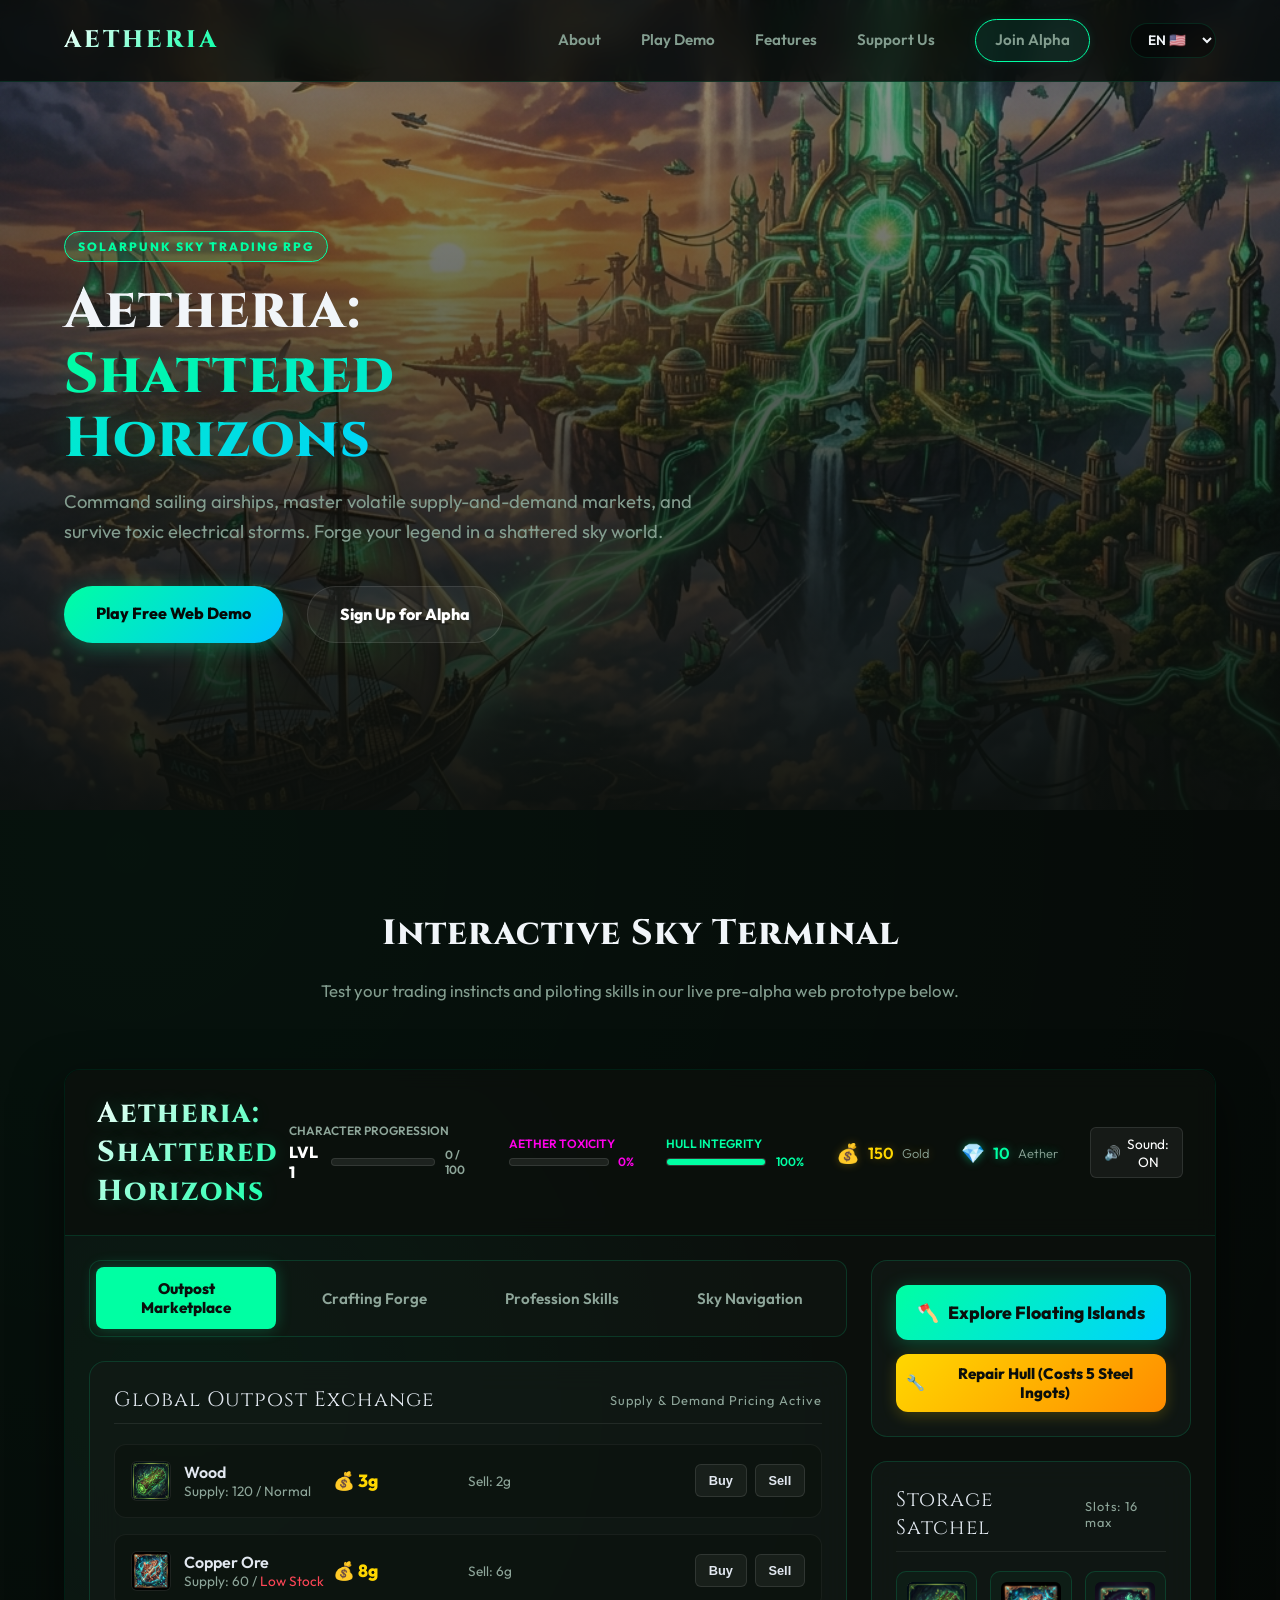
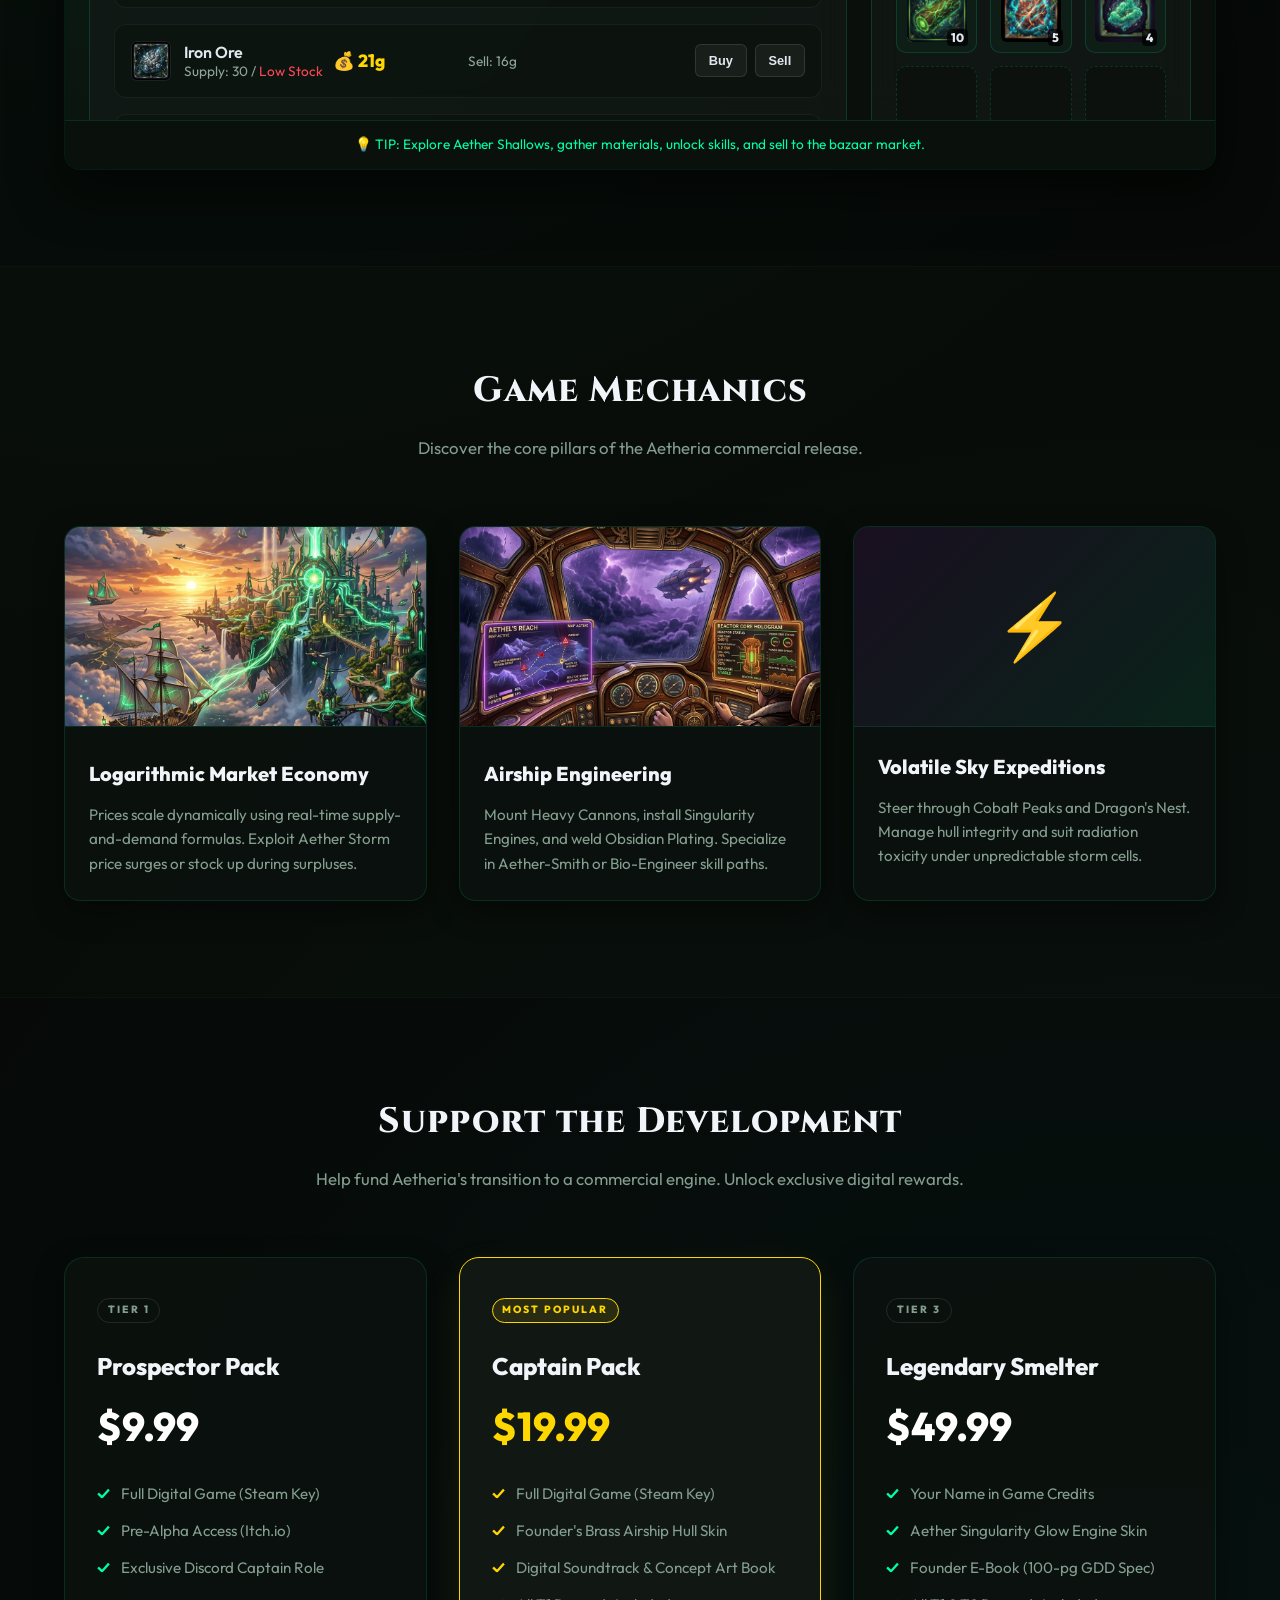
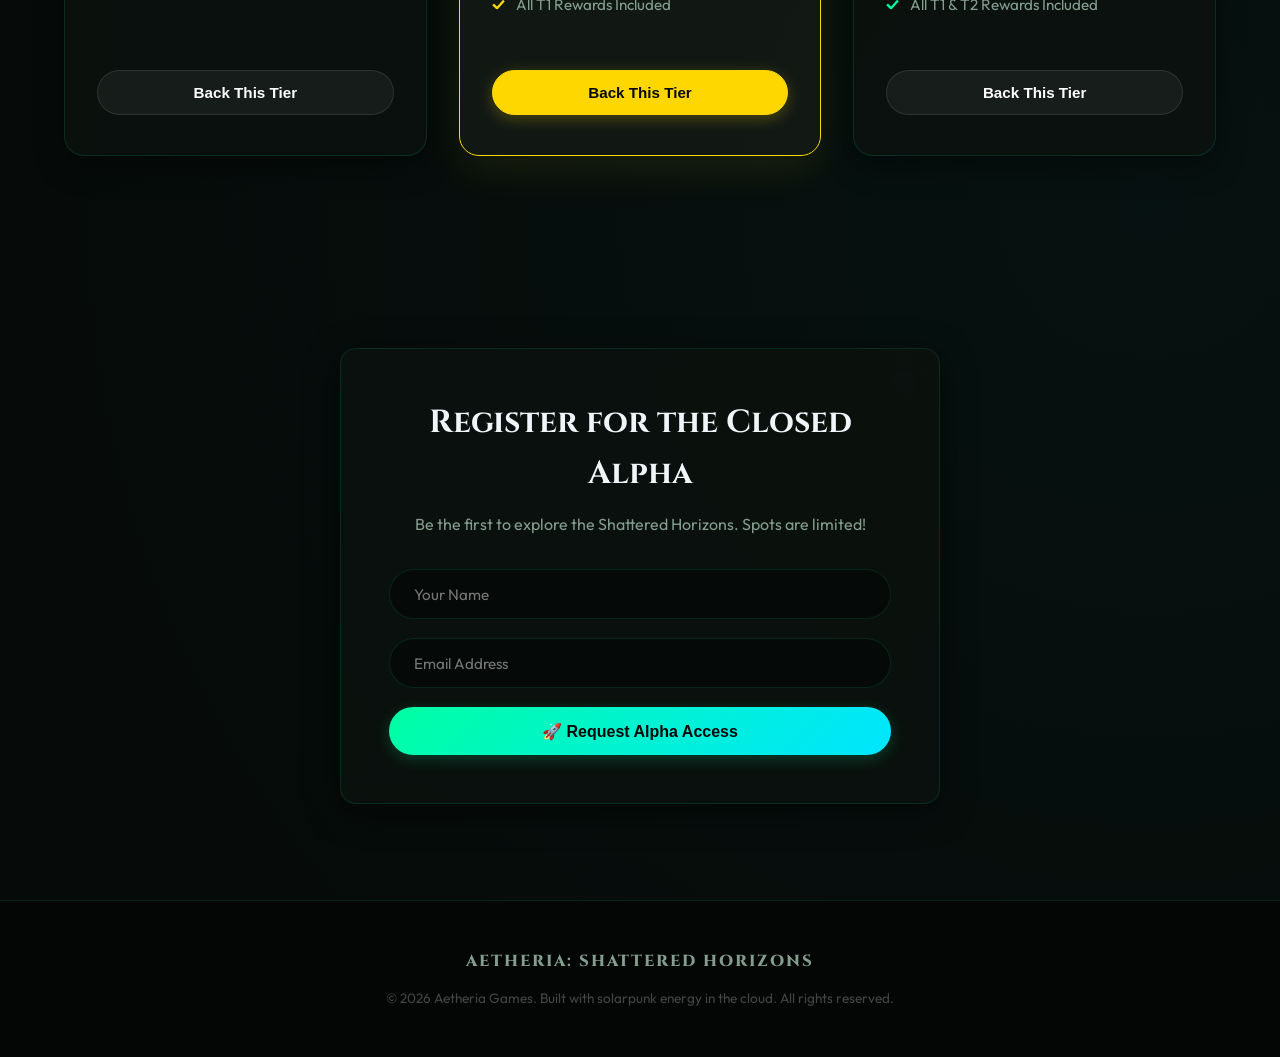
<file: index.html>
<!DOCTYPE html>
<html lang="en">
<head>
  <meta charset="UTF-8">
  <meta name="viewport" content="width=device-width, initial-scale=1.0">
  <title>Aetheria: Shattered Horizons | Solarpunk Sky Trading RPG</title>
  <meta name="description" content="Embark on sailing airships, trade in supply-and-demand markets, survive storm tempests, and specialize your skills in Aetheria. Play the free web demo now.">
  <link rel="stylesheet" href="styles.css">
  <link rel="shortcut icon" href="images/concept_art_v3.png" type="image/x-icon">
</head>
<body>

  <!-- Navigation Bar -->
  <nav class="navbar">
    <div class="nav-brand">AETHERIA</div>
    <div class="nav-links">
      <a href="#about" data-i18n="nav-about">About</a>
      <a href="#demo" data-i18n="nav-demo">Play Demo</a>
      <a href="#features" data-i18n="nav-features">Features</a>
      <a href="#preorder" data-i18n="nav-preorder">Support Us</a>
      <a href="#signup" class="btn-nav" data-i18n="nav-signup">Join Alpha</a>
      <!-- Language Dropdown -->
      <select id="language-select" class="lang-dropdown">
        <option value="en">EN 🇺🇸</option>
        <option value="pt">PT 🇧🇷</option>
      </select>
    </div>
  </nav>

  <!-- Hero Section -->
  <header class="hero-section" style="background-image: linear-gradient(180deg, rgba(11, 15, 12, 0.4) 0%, rgba(11, 15, 12, 0.95) 100%), url('images/key_art.png');">
    <div class="hero-content">
      <div class="badge" data-i18n="hero-badge">SOLARPUNK SKY TRADING RPG</div>
      <h1 data-i18n="hero-title">Aetheria:<br><span class="highlight">Shattered Horizons</span></h1>
      <p class="hero-desc" data-i18n="hero-desc">
        Command sailing airships, master volatile supply-and-demand markets, and survive toxic electrical storms. Forge your legend in a shattered sky world.
      </p>
      <div class="hero-ctas">
        <a href="#demo" class="btn-primary" data-i18n="btn-play-demo">Play Free Web Demo</a>
        <a href="#signup" class="btn-secondary" data-i18n="btn-join-alpha">Sign Up for Alpha</a>
      </div>
    </div>
  </header>

  <!-- Interactive Demo Embed Section -->
  <section id="demo" class="section-container">
    <div class="section-header">
      <h2 data-i18n="demo-title">Interactive Sky Terminal</h2>
      <p data-i18n="demo-desc">Test your trading instincts and piloting skills in our live pre-alpha web prototype below.</p>
    </div>
    
    <div class="demo-frame-container">
      <iframe src="aetheria-prototype/index.html" class="demo-iframe" id="demo-frame" title="Aetheria Prototype Game Demo"></iframe>
      <div class="demo-overlay-tip">
        <span data-i18n="demo-tip">💡 TIP: Explore Aether Shallows, gather materials, unlock skills, and sell to the bazaar market.</span>
      </div>
    </div>
  </section>

  <!-- Features Grid -->
  <section id="features" class="section-container alt-bg">
    <div class="section-header">
      <h2 data-i18n="features-title">Game Mechanics</h2>
      <p data-i18n="features-desc">Discover the core pillars of the Aetheria commercial release.</p>
    </div>

    <div class="features-grid">
      <div class="feature-card">
        <img src="images/concept_art_v3.png" alt="Dynamic Trading Board" class="feature-img">
        <div class="feature-body">
          <h3 data-i18n="feat1-title">Logarithmic Market Economy</h3>
          <p data-i18n="feat1-desc">Prices scale dynamically using real-time supply-and-demand formulas. Exploit Aether Storm price surges or stock up during surpluses.</p>
        </div>
      </div>
      
      <div class="feature-card">
        <img src="images/airship_gameplay.png" alt="Airship Module Upgrades" class="feature-img">
        <div class="feature-body">
          <h3 data-i18n="feat2-title">Airship Engineering</h3>
          <p data-i18n="feat2-desc">Mount Heavy Cannons, install Singularity Engines, and weld Obsidian Plating. Specialize in Aether-Smith or Bio-Engineer skill paths.</p>
        </div>
      </div>

      <div class="feature-card">
        <div class="feature-mockup-visual">
          <span style="font-size: 4rem;">⚡</span>
        </div>
        <div class="feature-body">
          <h3 data-i18n="feat3-title">Volatile Sky Expeditions</h3>
          <p data-i18n="feat3-desc">Steer through Cobalt Peaks and Dragon's Nest. Manage hull integrity and suit radiation toxicity under unpredictable storm cells.</p>
        </div>
      </div>
    </div>
  </section>

  <!-- Pre-Order & Support Tiers -->
  <section id="preorder" class="section-container">
    <div class="section-header">
      <h2 data-i18n="support-title">Support the Development</h2>
      <p data-i18n="support-desc">Help fund Aetheria's transition to a commercial engine. Unlock exclusive digital rewards.</p>
    </div>

    <div class="tiers-container">
      <div class="tier-card">
        <div class="tier-badge" data-i18n="tier1-badge">TIER 1</div>
        <h3 data-i18n="tier1-title">Prospector Pack</h3>
        <div class="tier-price">$9.99</div>
        <ul class="tier-features">
          <li data-i18n="t1-f1">Full Digital Game (Steam Key)</li>
          <li data-i18n="t1-f2">Pre-Alpha Access (Itch.io)</li>
          <li data-i18n="t1-f3">Exclusive Discord Captain Role</li>
        </ul>
        <button class="btn-tier" onclick="playClickSound()" data-i18n="btn-back-tier">Back This Tier</button>
      </div>

      <div class="tier-card featured">
        <div class="tier-badge featured" data-i18n="tier2-badge">MOST POPULAR</div>
        <h3 data-i18n="tier2-title">Captain Pack</h3>
        <div class="tier-price">$19.99</div>
        <ul class="tier-features font-bold">
          <li data-i18n="t2-f1">Full Digital Game (Steam Key)</li>
          <li data-i18n="t2-f2">Founder's Brass Airship Hull Skin</li>
          <li data-i18n="t2-f3">Digital Soundtrack & Concept Art Book</li>
          <li data-i18n="t2-f4">All T1 Rewards Included</li>
        </ul>
        <button class="btn-tier featured" onclick="playClickSound()" data-i18n="btn-back-tier">Back This Tier</button>
      </div>

      <div class="tier-card">
        <div class="tier-badge" data-i18n="tier3-badge">TIER 3</div>
        <h3 data-i18n="tier3-title">Legendary Smelter</h3>
        <div class="tier-price">$49.99</div>
        <ul class="tier-features">
          <li data-i18n="t3-f1">Your Name in Game Credits</li>
          <li data-i18n="t3-f2">Aether Singularity Glow Engine Skin</li>
          <li data-i18n="t3-f3">Founder E-Book (100-pg GDD Spec)</li>
          <li data-i18n="t3-f4">All T1 & T2 Rewards Included</li>
        </ul>
        <button class="btn-tier" onclick="playClickSound()" data-i18n="btn-back-tier">Back This Tier</button>
      </div>
    </div>
  </section>

  <!-- Alpha Registration Section -->
  <section id="signup" class="section-container signup-section">
    <div class="signup-panel glass-panel">
      <h2 data-i18n="signup-title">Register for the Closed Alpha</h2>
      <p data-i18n="signup-desc">Be the first to explore the Shattered Horizons. Spots are limited!</p>
      
      <form id="alpha-form" class="signup-form">
        <div class="form-group">
          <input type="text" id="username" placeholder="Your Name" required class="form-input">
        </div>
        <div class="form-group">
          <input type="email" id="email" placeholder="Email Address" required class="form-input">
        </div>
        <button type="submit" class="btn-submit">
          <span data-i18n="btn-submit-text">🚀 Request Alpha Access</span>
        </button>
      </form>
      
      <div id="signup-success" class="signup-success-message">
        <h3 data-i18n="success-title">🎉 Registration Successful!</h3>
        <p data-i18n="success-desc">Welcome aboard, Captain. We will email your steam code once the server keys are compiled.</p>
      </div>
    </div>
  </section>

  <!-- Footer -->
  <footer>
    <div class="footer-content">
      <div class="footer-brand">AETHERIA: SHATTERED HORIZONS</div>
      <p>© 2026 Aetheria Games. Built with solarpunk energy in the cloud. All rights reserved.</p>
    </div>
  </footer>

  <script src="app.js"></script>
</body>
</html>
</file>
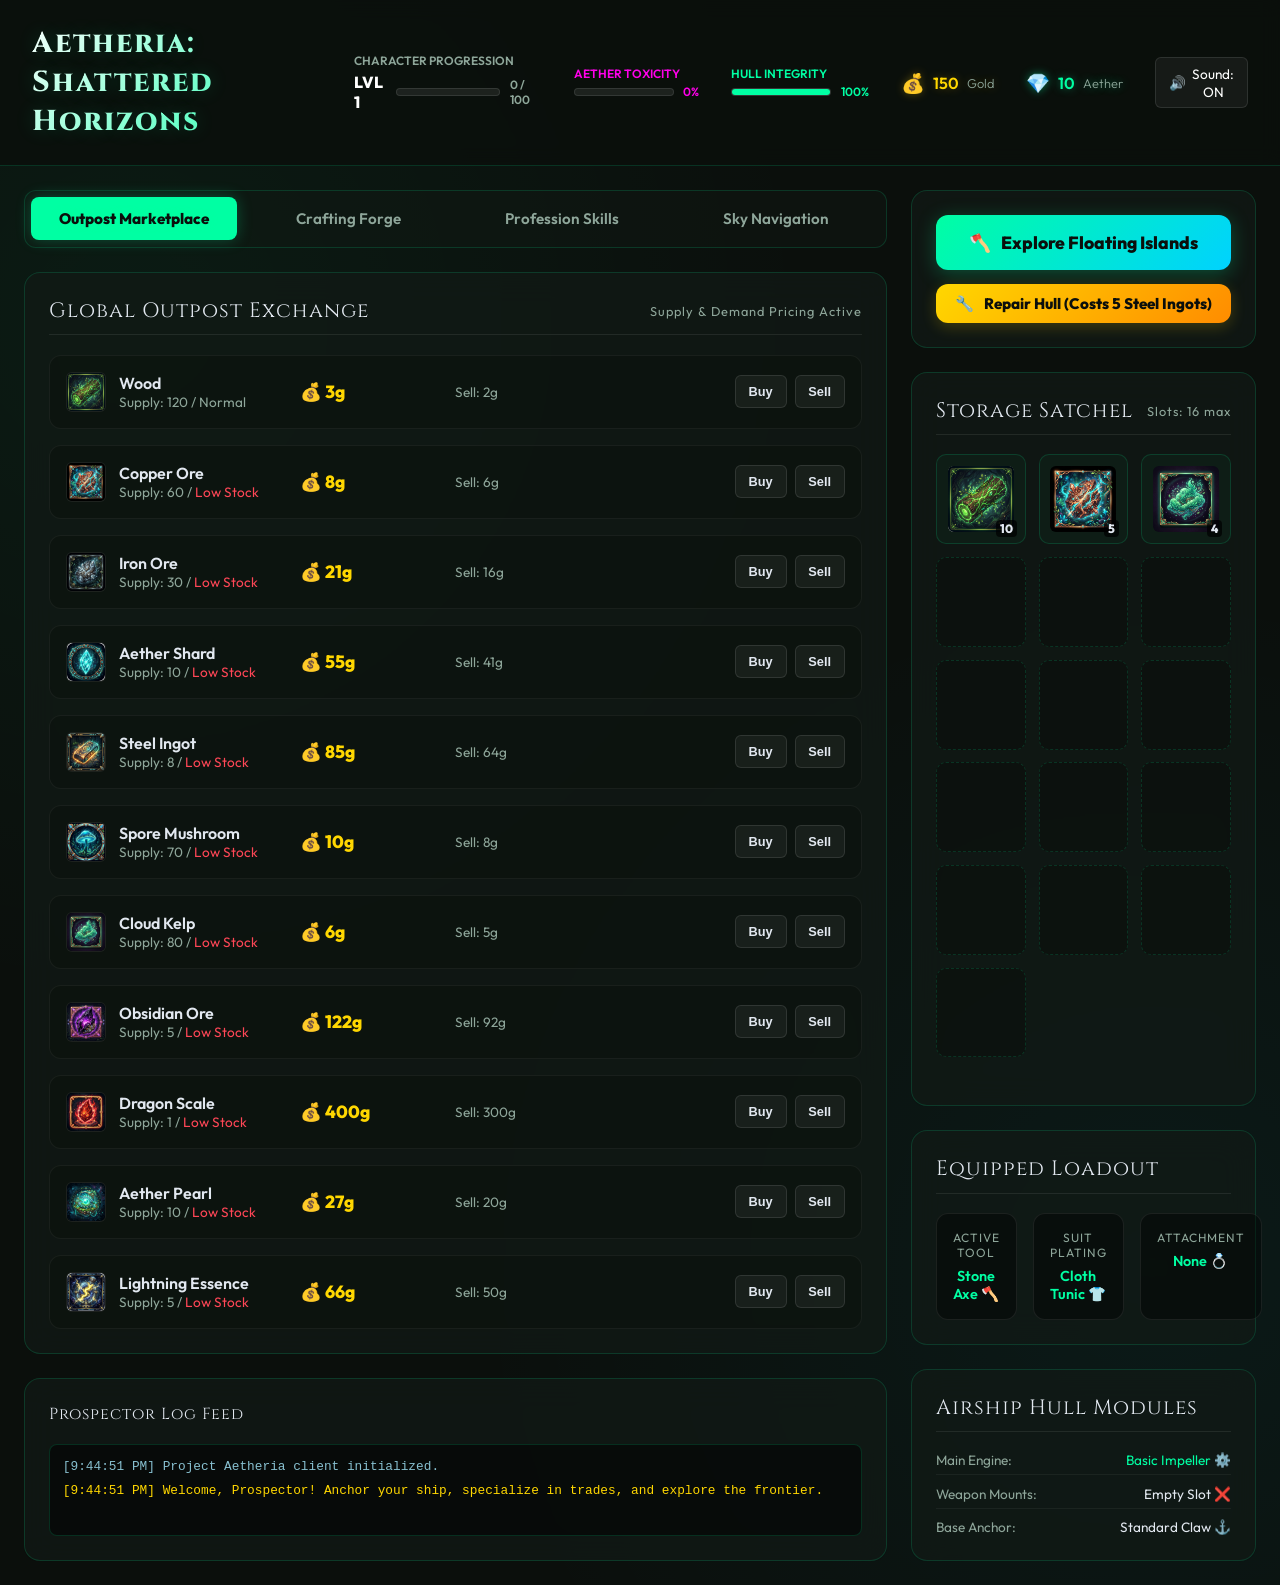
<file: aetheria-prototype/index.html>
<!DOCTYPE html>
<html lang="en">
<head>
  <meta charset="UTF-8">
  <meta name="viewport" content="width=device-width, initial-scale=1.0">
  <title>Aetheria: Shattered Horizons - Prototype Dashboard</title>
  <link rel="stylesheet" href="styles.css">
</head>
<body>

  <!-- Game Header HUD -->
  <header>
    <h1>Aetheria: Shattered Horizons</h1>
    <div class="hud-bar">
      <div class="hud-item" style="display: flex; flex-direction: column; align-items: flex-start; gap: 0.2rem;">
        <span style="font-size: 0.75rem; color: var(--color-text-muted); text-transform: uppercase;">Character Progression</span>
        <div style="display: flex; align-items: center; gap: 0.6rem;">
          <span style="font-weight: 800; color: #fff;">LVL <span id="hud-level-val">1</span></span>
          <div style="width: 120px; background: rgba(255,255,255,0.08); border-radius: 4px; height: 8px; overflow: hidden; border: 1px solid rgba(255,255,255,0.1);">
            <div id="xp-bar-inner" style="background: var(--color-aether); width: 0%; height: 100%; transition: width 0.3s ease;"></div>
          </div>
          <span style="font-size: 0.75rem; color: var(--color-text-muted);" id="xp-text-val">0 / 100</span>
        </div>
      </div>
      <div class="hud-item" style="display: flex; flex-direction: column; align-items: flex-start; gap: 0.2rem;">
        <span style="font-size: 0.75rem; color: #ff00ea; text-transform: uppercase;">Aether Toxicity</span>
        <div style="display: flex; align-items: center; gap: 0.6rem;">
          <div style="width: 100px; background: rgba(255,255,255,0.08); border-radius: 4px; height: 8px; overflow: hidden; border: 1px solid rgba(255,255,255,0.1);">
            <div id="toxicity-bar-inner" style="background: #ff00ea; width: 0%; height: 100%; transition: width 0.3s ease;"></div>
          </div>
          <span style="font-size: 0.75rem; color: #ff00ea;" id="toxicity-val">0%</span>
        </div>
      </div>
      <div class="hud-item" style="display: flex; flex-direction: column; align-items: flex-start; gap: 0.2rem;">
        <span style="font-size: 0.75rem; color: #00ffa3; text-transform: uppercase;">Hull Integrity</span>
        <div style="display: flex; align-items: center; gap: 0.6rem;">
          <div style="width: 100px; background: rgba(255,255,255,0.08); border-radius: 4px; height: 8px; overflow: hidden; border: 1px solid rgba(255,255,255,0.1);">
            <div id="hull-bar-inner" style="background: #00ffa3; width: 100%; height: 100%; transition: width 0.3s ease;"></div>
          </div>
          <span style="font-size: 0.75rem; color: #00ffa3;" id="hull-val">100%</span>
        </div>
      </div>
      <div class="hud-item hud-gold">
        <span class="icon">💰</span>
        <span id="hud-gold-val">150</span> <span style="font-size: 0.8rem; font-weight: 300; color: var(--color-text-muted);">Gold</span>
      </div>
      <div class="hud-item hud-aether">
        <span class="icon">💎</span>
        <span id="hud-aether-val">10</span> <span style="font-size: 0.8rem; font-weight: 300; color: var(--color-text-muted);">Aether</span>
      </div>
      <div class="hud-item" id="storm-indicator" style="display: none; color: #d000ff; text-shadow: 0 0 10px rgba(208, 0, 255, 0.6); font-weight: 800; animation: pulse 1.5s infinite;">
        <span class="icon">🌀</span> Aether Storm!
      </div>
      <button id="mute-btn" style="background: rgba(255,255,255,0.05); border: 1px solid rgba(255,255,255,0.1); border-radius: 6px; color: #fff; padding: 0.4rem 0.8rem; font-size: 0.85rem; cursor: pointer; transition: all 0.2s; display: flex; align-items: center; gap: 0.4rem; font-family: var(--font-sans);">
        <span id="mute-icon">🔊</span> <span id="mute-text">Sound: ON</span>
      </button>
    </div>
  </header>

  <!-- Main Container -->
  <main class="app-container">
    
    <!-- Left Hand: Interactive Tabs Content -->
    <section class="main-content">
      
      <!-- Nav Tabs -->
      <nav class="tab-navigation">
        <button class="tab-btn active" data-tab="market-tab">Outpost Marketplace</button>
        <button class="tab-btn" data-tab="crafting-tab">Crafting Forge</button>
        <button class="tab-btn" data-tab="skills-tab">Profession Skills</button>
        <button class="tab-btn" data-tab="travel-tab">Sky Navigation</button>
      </nav>

      <!-- MARKET TAB -->
      <div id="market-tab" class="tab-content active glass-panel">
        <div class="panel-title">
          <span>Global Outpost Exchange</span>
          <span style="font-size: 0.8rem; color: var(--color-text-muted); font-family: var(--font-sans);">Supply & Demand Pricing Active</span>
        </div>
        <div class="market-grid" id="market-grid">
          <!-- Populated by app.js -->
        </div>
      </div>

      <!-- CRAFTING TAB -->
      <div id="crafting-tab" class="tab-content glass-panel">
        <div class="panel-title">
          <span>Workstation Blueprint Catalog</span>
          <span style="font-size: 0.8rem; color: var(--color-text-muted); font-family: var(--font-sans);">Smelting & Engineering Stations</span>
        </div>
        <div class="recipes-grid" id="recipes-grid">
          <!-- Populated by app.js -->
        </div>
      </div>

      <!-- SKILLS TAB -->
      <div id="skills-tab" class="tab-content glass-panel">
        <div class="panel-title">
          <span>Profession Skill Nodes</span>
          <span style="font-size: 0.95rem; color: var(--color-gold);">Skill Points: <span id="skill-points-val">2</span></span>
        </div>
        
        <div class="skill-tree-container">
          <!-- Smithing -->
          <div class="profession-tree">
            <div class="tree-header">
              <span>The Aether-Smith</span>
              <span style="font-size: 0.75rem; color: var(--color-text-muted); font-family: var(--font-sans);">Forge, Alloy & Weapons Refining</span>
            </div>
            <div class="skill-nodes-grid" id="smith-tree-nodes">
              <!-- Populated by app.js -->
            </div>
          </div>

          <!-- Bio-Engineering -->
          <div class="profession-tree">
            <div class="tree-header">
              <span>The Bio-Engineer</span>
              <span style="font-size: 0.75rem; color: var(--color-text-muted); font-family: var(--font-sans);">Botany, Alchemy & Filtration</span>
            </div>
            <div class="skill-nodes-grid" id="bio-tree-nodes">
              <!-- Populated by app.js -->
            </div>
          </div>
        </div>
      </div>

      <!-- TRAVEL TAB -->
      <div id="travel-tab" class="tab-content glass-panel">
        <div class="panel-title">
          <span>Sky Chart & Expeditions</span>
          <span style="font-size: 0.95rem; color: var(--color-aether);">Location: <span id="current-location-val">Aether Shallows 🏝️</span></span>
        </div>
        <div class="market-grid" id="expeditions-grid">
          <!-- Populated by app.js -->
        </div>
      </div>

      <!-- Live Event Logger -->
      <div class="glass-panel log-panel">
        <div class="panel-title" style="font-size: 1rem; margin-bottom: 0.6rem; border-bottom: none;">
          <span>Prospector Log Feed</span>
        </div>
        <div class="log-container" id="log-container">
          <!-- Dynamic entries -->
        </div>
      </div>

    </section>

    <!-- Right Hand: Sidebar Inventory & Equipment -->
    <aside class="sidebar">
      
      <!-- Core Action -->
      <div class="glass-panel" style="display: flex; flex-direction: column; gap: 0.5rem;">
        <button class="btn-primary" id="gather-btn">
          <span>🪓</span>
          <span>Explore Floating Islands</span>
        </button>
        <button class="btn-primary" id="repair-btn" style="background: linear-gradient(135deg, #ffd700 0%, #ff8c00 100%); font-size: 0.95rem; padding: 0.6rem; margin-top: 0.4rem; box-shadow: 0 4px 15px rgba(255, 215, 0, 0.2);">
          <span>🔧</span>
          <span>Repair Hull (Costs 5 Steel Ingots)</span>
        </button>
      </div>

      <!-- Inventory Grid -->
      <div class="glass-panel">
        <div class="panel-title">
          <span>Storage Satchel</span>
          <span style="font-size: 0.8rem; color: var(--color-text-muted); font-family: var(--font-sans);">Slots: 16 max</span>
        </div>
        <div class="inventory-grid" id="inventory-grid">
          <!-- Grid slots populated by app.js -->
        </div>
      </div>

      <!-- Loadout Slots -->
      <div class="glass-panel">
        <div class="panel-title">
          <span>Equipped Loadout</span>
        </div>
        <div class="equipment-slots">
          <div class="equip-slot">
            <div class="equip-label">Active Tool</div>
            <div class="equip-value" id="equip-tool">Stone Axe 🪓</div>
          </div>
          <div class="equip-slot">
            <div class="equip-label">Suit Plating</div>
            <div class="equip-value" id="equip-armor">Cloth Tunic 👕</div>
          </div>
          <div class="equip-slot">
            <div class="equip-label">Attachment</div>
            <div class="equip-value" id="equip-accessory">None 💍</div>
          </div>
        </div>
      </div>
      
      <!-- Airship Modules Panel -->
      <div class="glass-panel">
        <div class="panel-title">
          <span>Airship Hull Modules</span>
        </div>
        <div style="display: flex; flex-direction: column; gap: 0.6rem; font-size: 0.85rem;">
          <div style="display: flex; justify-content: space-between; border-bottom: 1px solid rgba(255,255,255,0.05); padding-bottom: 0.3rem;">
            <span style="color: var(--color-text-muted);">Main Engine:</span>
            <span style="color: var(--color-aether);" id="ship-engine-val">Basic Impeller ⚙️</span>
          </div>
          <div style="display: flex; justify-content: space-between; border-bottom: 1px solid rgba(255,255,255,0.05); padding-bottom: 0.3rem;">
            <span style="color: var(--color-text-muted);">Weapon Mounts:</span>
            <span style="color: var(--color-text-main);" id="ship-weapons-val">Empty Slot ❌</span>
          </div>
          <div style="display: flex; justify-content: space-between;">
            <span style="color: var(--color-text-muted);">Base Anchor:</span>
            <span style="color: var(--color-text-main);" id="ship-anchor-val">Standard Claw ⚓</span>
          </div>
        </div>
      </div>

    </aside>

  </main>

  <!-- Animated Crafting / Harvesting Overlay -->
  <div class="crafting-overlay" id="crafting-overlay">
    <div style="font-size: 1.5rem; font-family: var(--font-display); letter-spacing: 1px;" id="crafting-label">Gathering resources...</div>
    <div class="progress-box">
      <div class="progress-bar" id="crafting-progress-bar"></div>
    </div>
  </div>

  <script src="app.js"></script>
</body>
</html>
</file>
<file: styles.css>
@import url('https://fonts.googleapis.com/css2?family=Outfit:wght@300;400;600;800&family=Cinzel:wght@600;800&display=swap');

:root {
  --bg-color: #060907;
  --surface-color: rgba(12, 18, 14, 0.8);
  --border-color: rgba(0, 255, 163, 0.12);
  --border-hover: rgba(0, 255, 163, 0.35);
  
  --color-aether: #00ffa3;
  --color-aether-glow: rgba(0, 255, 163, 0.4);
  --color-gold: #ffd700;
  --color-gold-glow: rgba(255, 215, 0, 0.3);
  --color-danger: #ff4757;
  --color-text-main: #f1f5f9;
  --color-text-muted: #839d8f;
  
  --font-display: 'Cinzel', serif;
  --font-sans: 'Outfit', sans-serif;
  --transition-smooth: all 0.35s cubic-bezier(0.25, 0.8, 0.25, 1);
}

* {
  box-sizing: border-box;
  margin: 0;
  padding: 0;
  scroll-behavior: smooth;
}

body {
  font-family: var(--font-sans);
  background-color: var(--bg-color);
  background-image: 
    radial-gradient(circle at 10% 20%, rgba(0, 255, 163, 0.04) 0%, transparent 40%),
    radial-gradient(circle at 90% 80%, rgba(0, 229, 255, 0.04) 0%, transparent 40%);
  color: var(--color-text-main);
  overflow-x: hidden;
  line-height: 1.6;
}

/* Glassmorphism Panel helper */
.glass-panel {
  background: var(--surface-color);
  backdrop-filter: blur(12px);
  -webkit-backdrop-filter: blur(12px);
  border: 1px solid var(--border-color);
  border-radius: 16px;
  box-shadow: 0 8px 32px rgba(0, 0, 0, 0.5);
}

/* Navbar */
.navbar {
  display: flex;
  justify-content: space-between;
  align-items: center;
  padding: 1.2rem 4rem;
  background: rgba(6, 9, 7, 0.8);
  backdrop-filter: blur(12px);
  border-bottom: 1px solid var(--border-color);
  position: fixed;
  top: 0; width: 100%;
  z-index: 1000;
}

.nav-brand {
  font-family: var(--font-display);
  font-size: 1.5rem;
  font-weight: 800;
  letter-spacing: 3px;
  background: linear-gradient(135deg, #fff 0%, var(--color-aether) 100%);
  -webkit-background-clip: text;
  -webkit-text-fill-color: transparent;
}

.nav-links {
  display: flex;
  align-items: center;
  gap: 2.5rem;
}

.nav-links a {
  color: var(--color-text-muted);
  text-decoration: none;
  font-weight: 600;
  font-size: 0.95rem;
  transition: var(--transition-smooth);
}

.nav-links a:hover {
  color: var(--color-aether);
}

.btn-nav {
  background: rgba(0, 255, 163, 0.08);
  border: 1px solid var(--color-aether);
  padding: 0.5rem 1.2rem;
  border-radius: 30px;
  box-shadow: 0 0 10px rgba(0, 255, 163, 0.1);
}

.btn-nav:hover {
  background: var(--color-aether) !important;
  color: #060907 !important;
  box-shadow: 0 0 15px var(--color-aether-glow);
}

/* Hero Section */
.hero-section {
  padding: 10rem 4rem 6rem 4rem;
  min-height: 90vh;
  display: flex;
  align-items: center;
  background-size: cover;
  background-position: center;
  position: relative;
}

.hero-content {
  max-width: 650px;
  z-index: 10;
}

.hero-content h1 {
  font-family: var(--font-display);
  font-size: 3.5rem;
  line-height: 1.15;
  font-weight: 800;
  margin: 1rem 0;
  letter-spacing: 1px;
}

.hero-content .highlight {
  background: linear-gradient(135deg, var(--color-aether) 0%, #00d2ff 100%);
  -webkit-background-clip: text;
  -webkit-text-fill-color: transparent;
  text-shadow: 0 0 30px rgba(0, 255, 163, 0.2);
}

.badge {
  display: inline-block;
  background: rgba(0, 255, 163, 0.12);
  border: 1px solid var(--color-aether);
  color: var(--color-aether);
  padding: 0.3rem 0.8rem;
  font-size: 0.75rem;
  font-weight: 800;
  border-radius: 30px;
  letter-spacing: 2px;
}

.hero-desc {
  color: var(--color-text-muted);
  font-size: 1.15rem;
  margin-bottom: 2.5rem;
}

.hero-ctas {
  display: flex;
  gap: 1.5rem;
}

.btn-primary, .btn-secondary {
  display: inline-block;
  text-decoration: none;
  font-weight: 800;
  font-size: 1rem;
  padding: 0.9rem 2rem;
  border-radius: 30px;
  transition: var(--transition-smooth);
  cursor: pointer;
}

.btn-primary {
  background: linear-gradient(135deg, var(--color-aether) 0%, #00c3ff 100%);
  color: #060907;
  border: none;
  box-shadow: 0 4px 20px rgba(0, 255, 163, 0.3);
}

.btn-primary:hover {
  transform: translateY(-2px);
  box-shadow: 0 6px 25px rgba(0, 255, 163, 0.5);
}

.btn-secondary {
  background: rgba(255, 255, 255, 0.05);
  border: 1px solid rgba(255, 255, 255, 0.1);
  color: #fff;
}

.btn-secondary:hover {
  background: rgba(255, 255, 255, 0.1);
  transform: translateY(-2px);
}

/* Section Common styling */
.section-container {
  padding: 6rem 4rem;
  max-width: 1400px;
  margin: 0 auto;
  width: 100%;
}

.alt-bg {
  background: rgba(12, 18, 14, 0.4);
  border-top: 1px solid rgba(255, 255, 255, 0.02);
  border-bottom: 1px solid rgba(255, 255, 255, 0.02);
}

.section-header {
  text-align: center;
  max-width: 700px;
  margin: 0 auto 4rem auto;
}

.section-header h2 {
  font-family: var(--font-display);
  font-size: 2.2rem;
  font-weight: 800;
  margin-bottom: 1rem;
  letter-spacing: 1px;
}

.section-header p {
  color: var(--color-text-muted);
  font-size: 1.05rem;
}

/* Demo Iframe Section */
.demo-frame-container {
  border: 1px solid var(--border-color);
  border-radius: 16px;
  overflow: hidden;
  box-shadow: 0 20px 50px rgba(0, 0, 0, 0.6);
  background: #000;
  position: relative;
}

.demo-iframe {
  width: 100%;
  height: 650px;
  border: none;
  display: block;
}

.demo-overlay-tip {
  background: rgba(12, 18, 14, 0.9);
  padding: 0.8rem 1.5rem;
  text-align: center;
  font-size: 0.85rem;
  border-top: 1px solid var(--border-color);
  color: var(--color-aether);
}

/* Features Grid */
.features-grid {
  display: grid;
  grid-template-columns: repeat(3, 1fr);
  gap: 2rem;
}

.feature-card {
  background: var(--surface-color);
  border: 1px solid var(--border-color);
  border-radius: 16px;
  overflow: hidden;
  box-shadow: 0 10px 30px rgba(0, 0, 0, 0.4);
  transition: var(--transition-smooth);
}

.feature-card:hover {
  transform: translateY(-5px);
  border-color: var(--border-hover);
  box-shadow: 0 15px 40px rgba(0, 255, 163, 0.1);
}

.feature-img {
  width: 100%;
  height: 200px;
  object-fit: cover;
  border-bottom: 1px solid var(--border-color);
}

.feature-mockup-visual {
  width: 100%;
  height: 200px;
  background: linear-gradient(135deg, rgba(208, 0, 255, 0.08) 0%, rgba(0, 255, 163, 0.08) 100%);
  display: flex;
  justify-content: center;
  align-items: center;
  border-bottom: 1px solid var(--border-color);
}

.feature-body {
  padding: 1.5rem;
}

.feature-body h3 {
  font-size: 1.25rem;
  font-weight: 800;
  margin-bottom: 0.8rem;
}

.feature-body p {
  color: var(--color-text-muted);
  font-size: 0.95rem;
}

/* Tiers Section */
.tiers-container {
  display: grid;
  grid-template-columns: repeat(3, 1fr);
  gap: 2rem;
  align-items: stretch;
}

.tier-card {
  background: var(--surface-color);
  border: 1px solid var(--border-color);
  border-radius: 20px;
  padding: 2.5rem 2rem;
  display: flex;
  flex-direction: column;
  box-shadow: 0 10px 30px rgba(0, 0, 0, 0.4);
  position: relative;
  transition: var(--transition-smooth);
}

.tier-card:hover {
  transform: translateY(-4px);
}

.tier-card.featured {
  border-color: var(--color-gold);
  background: rgba(18, 26, 22, 0.9);
  box-shadow: 0 15px 40px rgba(255, 215, 0, 0.08);
}

.tier-badge {
  display: inline-block;
  align-self: flex-start;
  font-size: 0.65rem;
  font-weight: 800;
  letter-spacing: 2px;
  color: var(--color-text-muted);
  border: 1px solid rgba(255,255,255,0.1);
  padding: 0.2rem 0.6rem;
  border-radius: 30px;
  margin-bottom: 1.5rem;
}

.tier-badge.featured {
  color: var(--color-gold);
  border-color: var(--color-gold);
  background: rgba(255, 215, 0, 0.1);
}

.tier-card h3 {
  font-size: 1.5rem;
  font-weight: 800;
  margin-bottom: 0.5rem;
}

.tier-price {
  font-size: 2.5rem;
  font-weight: 800;
  color: #fff;
  margin-bottom: 1.5rem;
}

.tier-card.featured .tier-price {
  color: var(--color-gold);
}

.tier-features {
  list-style: none;
  margin-bottom: 2.5rem;
  flex-grow: 1;
}

.tier-features li {
  font-size: 0.95rem;
  color: var(--color-text-muted);
  margin-bottom: 0.8rem;
  position: relative;
  padding-left: 1.5rem;
}

.tier-features li::before {
  content: "✓";
  position: absolute;
  left: 0;
  color: var(--color-aether);
  font-weight: 800;
}

.tier-card.featured .tier-features li::before {
  color: var(--color-gold);
}

.btn-tier {
  background: rgba(255,255,255,0.05);
  border: 1px solid rgba(255,255,255,0.1);
  color: #fff;
  font-weight: 800;
  font-size: 0.95rem;
  padding: 0.8rem;
  border-radius: 30px;
  cursor: pointer;
  width: 100%;
  transition: var(--transition-smooth);
}

.btn-tier:hover {
  background: var(--color-aether);
  color: #060907;
  border-color: var(--color-aether);
  box-shadow: 0 0 15px var(--color-aether-glow);
}

.btn-tier.featured {
  background: var(--color-gold);
  color: #060907;
  border-color: var(--color-gold);
  box-shadow: 0 4px 15px rgba(255, 215, 0, 0.25);
}

.btn-tier.featured:hover {
  box-shadow: 0 6px 22px rgba(255, 215, 0, 0.45);
  transform: translateY(-1px);
}

/* Signup Section */
.signup-section {
  display: flex;
  justify-content: center;
  align-items: center;
}

.signup-panel {
  max-width: 600px;
  width: 100%;
  padding: 3rem;
  text-align: center;
}

.signup-panel h2 {
  font-family: var(--font-display);
  font-size: 2rem;
  margin-bottom: 0.8rem;
}

.signup-panel p {
  color: var(--color-text-muted);
  margin-bottom: 2rem;
}

.signup-form {
  display: flex;
  flex-direction: column;
  gap: 1.2rem;
}

.form-input {
  width: 100%;
  background: rgba(0, 0, 0, 0.4);
  border: 1px solid var(--border-color);
  color: #fff;
  padding: 0.9rem 1.5rem;
  border-radius: 30px;
  font-family: var(--font-sans);
  font-size: 0.95rem;
  outline: none;
  transition: var(--transition-smooth);
}

.form-input:focus {
  border-color: var(--color-aether);
  box-shadow: 0 0 12px var(--color-aether-glow);
}

.btn-submit {
  background: linear-gradient(135deg, var(--color-aether) 0%, #00e5ff 100%);
  color: #060907;
  border: none;
  font-weight: 800;
  font-size: 1rem;
  padding: 0.9rem;
  border-radius: 30px;
  cursor: pointer;
  transition: var(--transition-smooth);
  box-shadow: 0 4px 15px rgba(0, 255, 163, 0.2);
}

.btn-submit:hover {
  transform: translateY(-2px);
  box-shadow: 0 6px 20px rgba(0, 255, 163, 0.45);
}

.signup-success-message {
  display: none;
  margin-top: 1.5rem;
  padding: 1.5rem;
  border: 1px solid var(--color-aether);
  background: rgba(0, 255, 163, 0.05);
  border-radius: 12px;
  animation: scaleIn 0.3s ease-out forwards;
}

@keyframes scaleIn {
  from { transform: scale(0.95); opacity: 0; }
  to { transform: scale(1); opacity: 1; }
}

/* Footer */
footer {
  padding: 3rem 4rem;
  border-top: 1px solid var(--border-color);
  background: #040605;
  text-align: center;
}

.footer-brand {
  font-family: var(--font-display);
  letter-spacing: 2px;
  font-weight: 800;
  font-size: 1rem;
  color: var(--color-text-muted);
  margin-bottom: 0.8rem;
}

footer p {
  font-size: 0.85rem;
  color: rgba(255, 255, 255, 0.25);
}

/* Language Dropdown Selector */
.lang-dropdown {
  background: rgba(0, 0, 0, 0.4);
  color: var(--color-text-main);
  border: 1px solid var(--border-color);
  padding: 0.4rem 0.8rem;
  border-radius: 20px;
  font-family: var(--font-sans);
  font-weight: 600;
  font-size: 0.85rem;
  outline: none;
  cursor: pointer;
  transition: var(--transition-smooth);
}

.lang-dropdown:hover {
  border-color: var(--color-aether);
  box-shadow: 0 0 8px var(--color-aether-glow);
}

.lang-dropdown option {
  background: #060907;
  color: #fff;
}

/* Responsive adjustments */
@media (max-width: 992px) {
  .features-grid, .tiers-container {
    grid-template-columns: 1fr;
    gap: 2rem;
  }
  .navbar {
    padding: 1rem 2rem;
  }
  .hero-section {
    padding: 8rem 2rem 4rem 2rem;
  }
  .hero-content h1 {
    font-size: 2.5rem;
  }
  .section-container {
    padding: 4rem 2rem;
  }
}
</file>
<file: aetheria-prototype/styles.css>
@import url('https://fonts.googleapis.com/css2?family=Outfit:wght@300;400;600;800&family=Cinzel:wght@600;800&display=swap');

:root {
  --bg-color: #0b0f0c;
  --surface-color: rgba(18, 26, 22, 0.75);
  --border-color: rgba(0, 255, 163, 0.15);
  --border-hover: rgba(0, 255, 163, 0.4);
  
  --color-aether: #00ffa3;
  --color-aether-glow: rgba(0, 255, 163, 0.45);
  --color-gold: #ffd700;
  --color-gold-glow: rgba(255, 215, 0, 0.3);
  --color-danger: #ff4757;
  --color-text-main: #e2e8f0;
  --color-text-muted: #8ea69a;
  
  --font-display: 'Cinzel', serif;
  --font-sans: 'Outfit', sans-serif;
  --transition-smooth: all 0.3s cubic-bezier(0.25, 0.8, 0.25, 1);
}

* {
  box-sizing: border-box;
  margin: 0;
  padding: 0;
}

body {
  font-family: var(--font-sans);
  background-color: var(--bg-color);
  background-image: 
    radial-gradient(circle at 10% 20%, rgba(0, 255, 163, 0.05) 0%, transparent 40%),
    radial-gradient(circle at 90% 80%, rgba(0, 229, 255, 0.05) 0%, transparent 40%);
  color: var(--color-text-main);
  min-height: 100vh;
  display: flex;
  flex-direction: column;
  overflow-x: hidden;
}

/* Header */
header {
  display: flex;
  justify-content: space-between;
  align-items: center;
  padding: 1.5rem 2rem;
  background: rgba(11, 15, 12, 0.8);
  backdrop-filter: blur(10px);
  border-bottom: 1px solid var(--border-color);
  position: sticky;
  top: 0;
  z-index: 100;
}

header h1 {
  font-family: var(--font-display);
  font-size: 1.8rem;
  font-weight: 800;
  letter-spacing: 2px;
  background: linear-gradient(135deg, #ffffff 0%, var(--color-aether) 100%);
  -webkit-background-clip: text;
  -webkit-text-fill-color: transparent;
  text-shadow: 0 0 20px rgba(0, 255, 163, 0.2);
}

.hud-bar {
  display: flex;
  gap: 2rem;
  align-items: center;
}

.hud-item {
  display: flex;
  align-items: center;
  gap: 0.5rem;
  font-weight: 600;
  font-size: 1rem;
}

.hud-item .icon {
  font-size: 1.2rem;
}

.hud-gold { color: var(--color-gold); text-shadow: 0 0 10px var(--color-gold-glow); }
.hud-aether { color: var(--color-aether); text-shadow: 0 0 10px var(--color-aether-glow); }

/* Main layout */
.app-container {
  display: flex;
  flex: 1;
  padding: 1.5rem;
  gap: 1.5rem;
  max-width: 1600px;
  margin: 0 auto;
  width: 100%;
}

.main-content {
  flex: 3;
  display: flex;
  flex-direction: column;
  gap: 1.5rem;
}

.sidebar {
  flex: 1.2;
  display: flex;
  flex-direction: column;
  gap: 1.5rem;
  min-width: 320px;
}

/* Tabs */
.tab-navigation {
  display: flex;
  gap: 0.5rem;
  background: rgba(18, 26, 22, 0.4);
  padding: 0.4rem;
  border-radius: 12px;
  border: 1px solid var(--border-color);
}

.tab-btn {
  flex: 1;
  background: transparent;
  border: none;
  color: var(--color-text-muted);
  font-family: var(--font-sans);
  font-weight: 600;
  font-size: 0.95rem;
  padding: 0.75rem 1rem;
  border-radius: 8px;
  cursor: pointer;
  transition: var(--transition-smooth);
}

.tab-btn:hover {
  color: var(--color-text-main);
  background: rgba(0, 255, 163, 0.05);
}

.tab-btn.active {
  color: var(--bg-color);
  background: var(--color-aether);
  box-shadow: 0 0 15px var(--color-aether-glow);
  font-weight: 800;
}

/* Panels (Glassmorphism) */
.glass-panel {
  background: var(--surface-color);
  backdrop-filter: blur(16px);
  border: 1px solid var(--border-color);
  border-radius: 16px;
  padding: 1.5rem;
  transition: var(--transition-smooth);
}

.glass-panel:hover {
  border-color: var(--border-hover);
  box-shadow: 0 8px 32px 0 rgba(0, 0, 0, 0.37);
}

.panel-title {
  font-family: var(--font-display);
  font-size: 1.3rem;
  letter-spacing: 1px;
  margin-bottom: 1.2rem;
  display: flex;
  justify-content: space-between;
  align-items: center;
  border-bottom: 1px solid rgba(255, 255, 255, 0.08);
  padding-bottom: 0.6rem;
}

/* Tab Content Visibility */
.tab-content {
  display: none;
  animation: fadeIn 0.4s ease-out;
}

.tab-content.active {
  display: block;
}

@keyframes fadeIn {
  from { opacity: 0; transform: translateY(8px); }
  to { opacity: 1; transform: translateY(0); }
}

/* Inventory Grid */
.inventory-grid {
  display: grid;
  grid-template-columns: repeat(auto-fill, minmax(70px, 1fr));
  gap: 0.8rem;
  margin-bottom: 1.5rem;
}

.inventory-slot {
  aspect-ratio: 1;
  background: rgba(10, 15, 12, 0.6);
  border: 1px dashed var(--border-color);
  border-radius: 10px;
  display: flex;
  flex-direction: column;
  justify-content: center;
  align-items: center;
  position: relative;
  cursor: pointer;
  transition: var(--transition-smooth);
}

.inventory-slot:hover {
  background: rgba(0, 255, 163, 0.05);
  border-style: solid;
  border-color: var(--color-aether);
}

.inventory-slot.occupied {
  border-style: solid;
  background: rgba(0, 255, 163, 0.03);
}

.slot-icon {
  font-size: 1.8rem;
  margin-bottom: 0.2rem;
  display: flex;
  justify-content: center;
  align-items: center;
}

.slot-img {
  width: 75%;
  height: 75%;
  object-fit: contain;
  border-radius: 6px;
}

.slot-qty {
  font-size: 0.75rem;
  font-weight: 800;
  position: absolute;
  bottom: 6px;
  right: 8px;
  background: rgba(0, 0, 0, 0.7);
  padding: 1px 4px;
  border-radius: 4px;
  color: var(--color-text-main);
}

.slot-name-tooltip {
  display: none;
  position: absolute;
  bottom: 110%;
  left: 50%;
  transform: translateX(-50%);
  background: rgba(10, 15, 12, 0.95);
  border: 1px solid var(--color-aether);
  padding: 0.4rem 0.6rem;
  border-radius: 6px;
  font-size: 0.75rem;
  white-space: nowrap;
  pointer-events: none;
  z-index: 10;
  box-shadow: 0 4px 10px rgba(0, 255, 163, 0.15);
}

.inventory-slot:hover .slot-name-tooltip {
  display: block;
}

/* Equipment Section */
.equipment-slots {
  display: grid;
  grid-template-columns: repeat(3, 1fr);
  gap: 1rem;
}

.equip-slot {
  background: rgba(0, 0, 0, 0.4);
  border: 1px solid rgba(255, 255, 255, 0.08);
  border-radius: 12px;
  padding: 1rem;
  text-align: center;
  display: flex;
  flex-direction: column;
  align-items: center;
  gap: 0.4rem;
}

.equip-label {
  font-size: 0.75rem;
  text-transform: uppercase;
  color: var(--color-text-muted);
  letter-spacing: 1px;
}

.equip-value {
  font-size: 0.9rem;
  font-weight: 600;
  color: var(--color-aether);
}

/* Core Buttons */
.btn-primary {
  width: 100%;
  background: linear-gradient(135deg, var(--color-aether) 0%, #00d2ff 100%);
  color: var(--bg-color);
  font-family: var(--font-sans);
  font-weight: 800;
  font-size: 1.1rem;
  padding: 1rem;
  border: none;
  border-radius: 12px;
  cursor: pointer;
  transition: var(--transition-smooth);
  box-shadow: 0 4px 20px rgba(0, 255, 163, 0.25);
  display: flex;
  justify-content: center;
  align-items: center;
  gap: 0.6rem;
}

.btn-primary:hover {
  transform: translateY(-2px);
  box-shadow: 0 6px 25px rgba(0, 255, 163, 0.4);
}

.btn-primary:active {
  transform: translateY(1px);
}

/* Marketplace Grid */
.market-grid {
  display: flex;
  flex-direction: column;
  gap: 1rem;
}

.market-item-card {
  display: grid;
  grid-template-columns: 1.5fr 1fr 1fr 1.5fr;
  align-items: center;
  background: rgba(10, 15, 12, 0.4);
  border: 1px solid rgba(255, 255, 255, 0.05);
  border-radius: 12px;
  padding: 1rem;
  transition: var(--transition-smooth);
}

.market-item-card:hover {
  background: rgba(0, 255, 163, 0.03);
  border-color: rgba(0, 255, 163, 0.15);
}

.market-info {
  display: flex;
  align-items: center;
  gap: 0.8rem;
}

.market-img {
  width: 40px;
  height: 40px;
  object-fit: contain;
  border-radius: 6px;
  border: 1px solid rgba(255, 255, 255, 0.08);
  background: rgba(0, 0, 0, 0.2);
}

.market-name {
  font-weight: 600;
  font-size: 1rem;
}

.market-stock {
  font-size: 0.85rem;
  color: var(--color-text-muted);
}

.market-price {
  font-size: 1.1rem;
  font-weight: 800;
  color: var(--color-gold);
}

.market-price-delta {
  font-size: 0.75rem;
  margin-top: 0.1rem;
}

.price-up { color: var(--color-danger); }
.price-down { color: var(--color-aether); }

.market-actions {
  display: flex;
  gap: 0.5rem;
  justify-content: flex-end;
}

.btn-trade {
  background: rgba(255, 255, 255, 0.05);
  border: 1px solid rgba(255, 255, 255, 0.1);
  color: var(--color-text-main);
  padding: 0.5rem 0.8rem;
  border-radius: 6px;
  cursor: pointer;
  font-weight: 600;
  font-size: 0.8rem;
  transition: var(--transition-smooth);
}

.btn-trade:hover {
  background: rgba(0, 255, 163, 0.1);
  border-color: var(--color-aether);
  color: var(--color-aether);
}

/* Crafting Panel */
.recipes-grid {
  display: flex;
  flex-direction: column;
  gap: 1rem;
}

.recipe-card {
  background: rgba(10, 15, 12, 0.4);
  border: 1px solid rgba(255, 255, 255, 0.05);
  border-radius: 12px;
  padding: 1rem;
  display: flex;
  justify-content: space-between;
  align-items: center;
}

.recipe-info h4 {
  font-size: 1rem;
  font-weight: 600;
  margin-bottom: 0.3rem;
  color: #fff;
}

.recipe-requirements {
  display: flex;
  gap: 0.5rem;
  flex-wrap: wrap;
}

.req-badge {
  font-size: 0.75rem;
  background: rgba(255, 255, 255, 0.05);
  padding: 2px 6px;
  border-radius: 4px;
  border: 1px solid rgba(255, 255, 255, 0.08);
  color: var(--color-text-muted);
}

.req-badge.satisfied {
  color: var(--color-aether);
  border-color: rgba(0, 255, 163, 0.2);
  background: rgba(0, 255, 163, 0.03);
}

.btn-craft {
  background: var(--color-aether);
  color: var(--bg-color);
  border: none;
  font-weight: 800;
  padding: 0.6rem 1.2rem;
  border-radius: 8px;
  cursor: pointer;
  font-family: var(--font-sans);
  transition: var(--transition-smooth);
}

.btn-craft:hover:not(:disabled) {
  transform: scale(1.05);
  box-shadow: 0 0 12px var(--color-aether-glow);
}

.btn-craft:disabled {
  opacity: 0.3;
  cursor: not-allowed;
}

/* Skill Tree Panel */
.skill-tree-container {
  display: flex;
  flex-direction: column;
  gap: 2rem;
}

.profession-tree {
  border: 1px solid rgba(255, 255, 255, 0.05);
  border-radius: 12px;
  padding: 1.5rem;
  background: rgba(10, 15, 12, 0.3);
}

.tree-header {
  font-family: var(--font-display);
  font-size: 1.1rem;
  margin-bottom: 1.5rem;
  color: var(--color-aether);
  display: flex;
  justify-content: space-between;
  align-items: center;
}

.skill-nodes-grid {
  display: grid;
  grid-template-columns: repeat(4, 1fr);
  gap: 1.2rem;
  position: relative;
}

.skill-node {
  background: rgba(0, 0, 0, 0.6);
  border: 1px solid var(--border-color);
  border-radius: 12px;
  padding: 1rem;
  text-align: center;
  position: relative;
  cursor: pointer;
  transition: var(--transition-smooth);
}

.skill-node.locked {
  opacity: 0.5;
  border-color: rgba(255, 255, 255, 0.05);
}

.skill-node.unlocked {
  border-color: var(--color-aether);
  background: rgba(0, 255, 163, 0.05);
  box-shadow: 0 0 10px rgba(0, 255, 163, 0.1);
}

.skill-node.master {
  border-color: var(--color-gold);
  background: rgba(255, 215, 0, 0.05);
  box-shadow: 0 0 10px rgba(255, 215, 0, 0.1);
}

.skill-node:hover:not(.locked) {
  transform: translateY(-4px);
  border-color: var(--color-aether);
}

.node-tier {
  font-size: 0.7rem;
  text-transform: uppercase;
  color: var(--color-text-muted);
  margin-bottom: 0.3rem;
}

.node-title {
  font-weight: 800;
  font-size: 0.9rem;
  margin-bottom: 0.4rem;
}

.node-bonus {
  font-size: 0.75rem;
  color: var(--color-aether-glow);
}

.skill-node.unlocked .node-bonus {
  color: var(--color-aether);
}

.skill-node.master .node-bonus {
  color: var(--color-gold);
}

/* Logging System */
.log-panel {
  flex: 1;
  display: flex;
  flex-direction: column;
  min-height: 180px;
  max-height: 250px;
}

.log-container {
  flex: 1;
  background: rgba(0, 0, 0, 0.5);
  border: 1px solid var(--border-color);
  border-radius: 8px;
  padding: 0.8rem;
  font-family: monospace;
  font-size: 0.8rem;
  overflow-y: auto;
  display: flex;
  flex-direction: column;
  gap: 0.4rem;
}

.log-entry {
  line-height: 1.4;
  animation: fadeInLog 0.2s ease-out;
}

.log-info { color: #88c0d0; }
.log-success { color: var(--color-aether); }
.log-warning { color: var(--color-gold); }
.log-danger { color: var(--color-danger); }

@keyframes fadeInLog {
  from { opacity: 0; transform: translateX(-5px); }
  to { opacity: 1; transform: translateX(0); }
}

/* Progress Overlay for Crafting */
.crafting-overlay {
  display: none;
  position: fixed;
  top: 0; left: 0; width: 100vw; height: 100vh;
  background: rgba(11, 15, 12, 0.85);
  backdrop-filter: blur(8px);
  z-index: 1000;
  justify-content: center;
  align-items: center;
  flex-direction: column;
  gap: 1rem;
}

.crafting-overlay.active {
  display: flex;
}

.progress-box {
  width: 300px;
  background: rgba(255, 255, 255, 0.05);
  border: 1px solid var(--border-color);
  height: 20px;
  border-radius: 10px;
  overflow: hidden;
  position: relative;
}

.progress-bar {
  height: 100%;
  width: 0%;
  background: linear-gradient(90deg, var(--color-aether) 0%, #00d2ff 100%);
  box-shadow: 0 0 10px var(--color-aether-glow);
  transition: width 0.1s linear;
}

/* Floating Text Animation */
.floating-text {
  position: fixed;
  pointer-events: none;
  color: var(--color-aether);
  font-weight: 800;
  font-size: 1.1rem;
  font-family: var(--font-sans);
  text-shadow: 0 0 8px var(--color-aether-glow);
  z-index: 9999;
  animation: floatUpFade 1.2s ease-out forwards;
}

@keyframes floatUpFade {
  0% { opacity: 1; transform: translateY(0) scale(1); }
  100% { opacity: 0; transform: translateY(-60px) scale(0.8); }
}

@keyframes pulse {
  0% { transform: scale(1); opacity: 0.8; }
  50% { transform: scale(1.05); opacity: 1; text-shadow: 0 0 15px rgba(208, 0, 255, 0.9); }
  100% { transform: scale(1); opacity: 0.8; }
}

/* Premium Spark Particle Effects */
.spark-particle {
  position: absolute;
  width: 5px;
  height: 5px;
  background: var(--color-aether);
  border-radius: 50%;
  pointer-events: none;
  box-shadow: 0 0 8px var(--color-aether), 0 0 12px #00e5ff;
  z-index: 9999;
}

/* Active tab neon glow effect */
.tab-btn.active {
  box-shadow: 0 0 15px rgba(0, 255, 163, 0.25);
  border-color: var(--color-aether) !important;
  text-shadow: 0 0 8px var(--color-aether-glow);
}

/* Animated Diagonal Scanlines on Progress Bar */
.progress-bar {
  position: relative;
  background-size: 30px 30px;
  background-image: linear-gradient(
    135deg,
    rgba(255, 255, 255, 0.15) 25%,
    transparent 25%,
    transparent 50%,
    rgba(255, 255, 255, 0.15) 50%,
    rgba(255, 255, 255, 0.15) 75%,
    transparent 75%,
    transparent
  );
  animation: barSweep 1s linear infinite;
}

@keyframes barSweep {
  0% { background-position: 0 0; }
  100% { background-position: 30px 0; }
}

/* Hover scales for cards and buttons */
.market-item-card, .recipe-card, .skill-node {
  transition: transform 0.2s cubic-bezier(0.25, 0.8, 0.25, 1), box-shadow 0.2s cubic-bezier(0.25, 0.8, 0.25, 1), border-color 0.2s;
}

.market-item-card:hover, .recipe-card:hover {
  transform: translateY(-2px);
  box-shadow: 0 8px 25px rgba(0, 255, 163, 0.1);
  border-color: rgba(0, 255, 163, 0.3) !important;
}

.skill-node.unlockable:hover {
  transform: scale(1.03);
  box-shadow: 0 0 15px rgba(255, 215, 0, 0.2);
  border-color: var(--color-gold) !important;
  cursor: pointer;
}

.inventory-slot:hover {
  transform: scale(1.05);
  box-shadow: 0 0 12px var(--color-aether-glow);
  border-color: var(--color-aether) !important;
}
</file>
